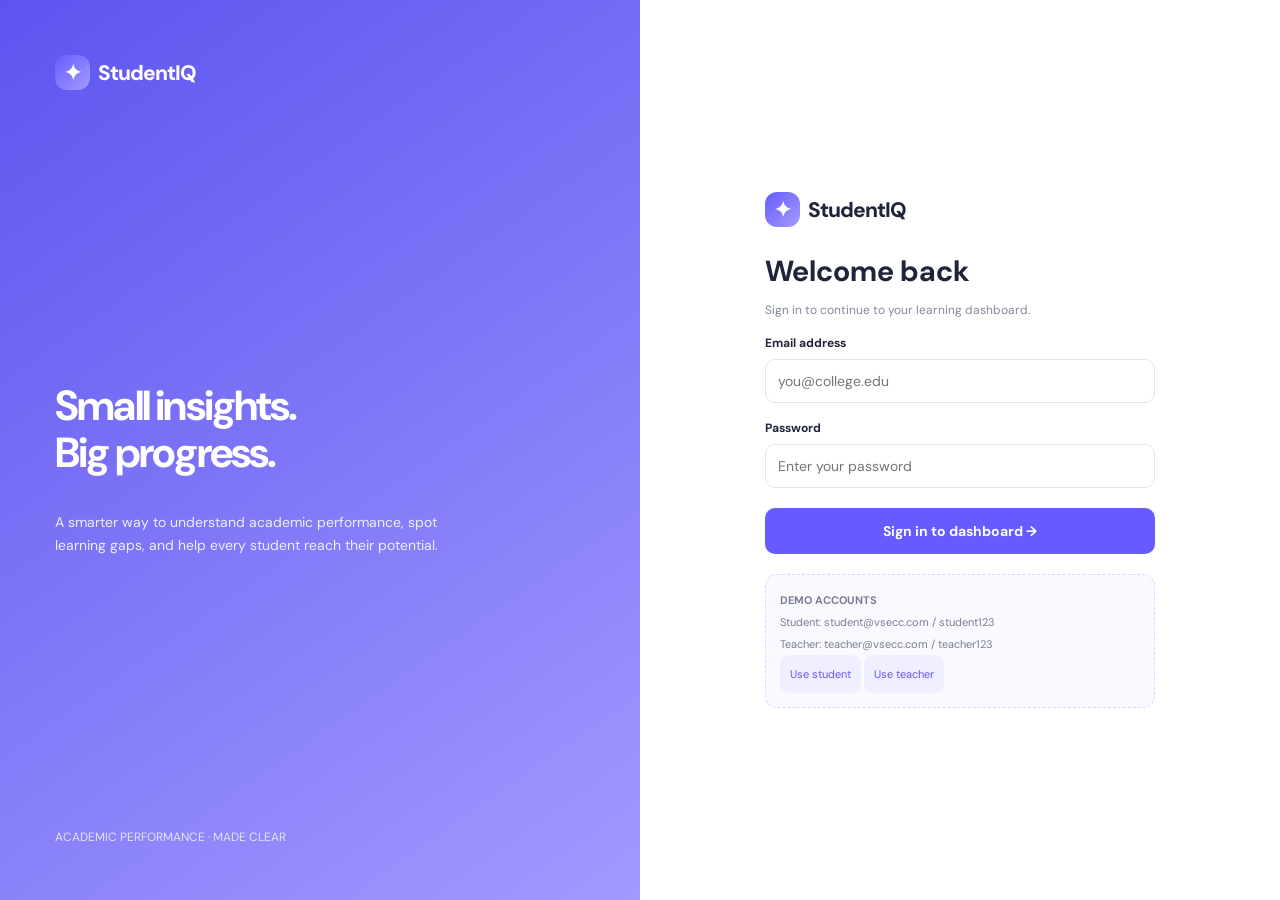
<file: index.html>
<!DOCTYPE html>
<html lang="en"><head><meta charset="UTF-8"><meta name="viewport" content="width=device-width,initial-scale=1"><title>StudentIQ — Performance Analyzer</title>
<link href="https://fonts.googleapis.com/css2?family=DM+Sans:wght@400;500;600;700;800&display=swap" rel="stylesheet">
<style>
:root{--ink:#20243a;--muted:#82899e;--line:#e9ebf3;--bg:#f6f7fc;--purple:#655bff;--teal:#18a886}*{box-sizing:border-box}body{margin:0;background:var(--bg);color:var(--ink);font:14px 'DM Sans',Arial,sans-serif}button,input,select{font:inherit}button{cursor:pointer}.hidden{display:none!important}.login{min-height:100vh;display:grid;grid-template-columns:1fr 1fr;background:#fff}.art{padding:55px;background:linear-gradient(145deg,#5d54ef,#a19aff);color:white;display:flex;flex-direction:column;justify-content:space-between}.brand{font-size:21px;font-weight:800;letter-spacing:-1px}.logo{display:inline-grid;place-items:center;width:35px;height:35px;border-radius:12px;color:white;background:linear-gradient(135deg,#665bff,#a49bff);margin-right:8px}.art h1{font-size:42px;line-height:1.12;letter-spacing:-1.8px}.art p{max-width:390px;line-height:1.7;color:#efedff}.signin{display:flex;align-items:center;justify-content:center;padding:30px}.loginbox{width:100%;max-width:390px}.loginbox h2{font-size:29px;margin-bottom:8px}.muted{color:var(--muted);font-size:12px}.loginbox label{display:block;font-size:12px;font-weight:700;margin:17px 0 8px}.field{width:100%;padding:12px;border:1px solid #e2e5ef;border-radius:10px;outline:none;background:#fff}.field:focus{border-color:#8b83ff}.btn{background:var(--purple);color:white;border:0;border-radius:10px;padding:12px 15px;font-weight:700}.btn2{background:#f0efff;color:#6258ef;border:0;border-radius:9px;padding:8px 10px}.loginbox .btn{width:100%;padding:14px;margin-top:20px}.demo{margin-top:20px;padding:14px;border:1px dashed #d9d6ff;border-radius:12px;background:#faf9ff;color:#777e93;font-size:11px;line-height:2}.shell{display:flex;min-height:100vh}.side{width:225px;background:#fff;border-right:1px solid var(--line);padding:26px 17px;display:flex;flex-direction:column;flex-shrink:0}.side .brand{padding:0 10px 34px}.label{font-size:10px;letter-spacing:1.5px;color:#a0a5b5;padding:0 12px;margin-bottom:12px}.nav button{display:block;width:100%;text-align:left;padding:12px 13px;border:0;border-radius:11px;color:#7b8297;background:transparent;margin-bottom:5px;font-weight:600}.nav button:hover,.nav button.active{background:#f0efff;color:#6157f5}.sidefoot{margin-top:auto;padding:15px;background:#f6f5ff;border-radius:14px;color:#747b93;font-size:12px;line-height:1.6}.main{padding:28px 34px;max-width:1500px;width:100%;margin:auto}.top{display:flex;justify-content:space-between;align-items:center;margin-bottom:25px;gap:10px}.h1{font-size:26px;letter-spacing:-1px;margin:5px 0 0}.who{display:flex;align-items:center;gap:10px;font-size:12px}.avatar{width:39px;height:39px;display:grid;place-items:center;border-radius:13px;background:#e9e6ff;color:#6258ef;font-weight:bold}.banner{padding:27px 30px;border-radius:20px;color:white;background:linear-gradient(110deg,#6158f5,#8980ff);margin-bottom:20px}.banner h2{font-size:22px;margin:0 0 8px}.banner p{margin:0;color:#eeedff;line-height:1.5}.grid{display:grid;grid-template-columns:repeat(4,minmax(0,1fr));gap:15px;margin-bottom:20px}.card{background:white;border:1px solid var(--line);border-radius:17px;padding:19px;box-shadow:0 5px 20px #29345a05}.statname{font-size:12px;color:#838ba0}.statvalue{font-size:27px;font-weight:800;letter-spacing:-1px;margin:13px 0 4px}.ico{float:right;background:#f0efff;color:#655cff;padding:9px;border-radius:10px}.columns{display:grid;grid-template-columns:1.15fr .85fr;gap:18px;margin-bottom:20px}.card h3{font-size:15px;margin:0 0 6px}.sub{font-size:11px;color:#9299aa;margin-bottom:18px}.bars{display:flex;align-items:flex-end;gap:13px;height:160px;border-bottom:1px solid #eceef5;padding:10px 4px 0}.barcol{height:100%;display:flex;flex:1;flex-direction:column;justify-content:flex-end;align-items:center;gap:7px}.bar{width:30px;max-width:80%;min-height:3px;background:linear-gradient(#9a91ff,#655bff);border-radius:7px 7px 2px 2px}.barlabel{font-size:10px;color:#82899b}.score{font-size:10px;font-weight:bold}.donutrow{display:flex;align-items:center;gap:20px;padding:10px 0}.donut{width:115px;height:115px;border-radius:50%;display:grid;place-items:center;flex-shrink:0;position:relative}.donut:after{content:'';position:absolute;background:#fff;width:79px;height:79px;border-radius:50%}.donutcenter{position:relative;z-index:1;text-align:center}.donutcenter b{display:block;font-size:20px}.legend{font-size:12px;color:#7c8498;line-height:2}.subject{display:grid;grid-template-columns:100px 1fr 36px;align-items:center;gap:10px;margin:17px 0;font-size:12px}.track{height:7px;border-radius:10px;background:#eef0f7;overflow:hidden}.fill{height:100%;border-radius:10px;background:linear-gradient(90deg,#685fff,#aaa2ff)}.insight{background:#f7f6ff;padding:13px;border-radius:12px;margin:10px 0;line-height:1.5}.insight b{font-size:12px}.insight p{font-size:11px;color:#7e8599;margin:4px 0 0}.pill{display:inline-block;border-radius:7px;padding:6px 9px;font-size:10px;font-weight:bold;background:#f0efff;color:#655bff}.risk{display:inline-block;border-radius:7px;padding:6px 9px;font-size:10px;font-weight:bold}.Low{background:#e3f8f0;color:#138c6c}.Medium{background:#fff2da;color:#bd7e1f}.High{background:#ffe7ed;color:#cf4560}table{width:100%;border-collapse:collapse;min-width:650px;font-size:12px}th{text-align:left;color:#9299aa;font-size:10px;letter-spacing:.6px;padding:12px;border-bottom:1px solid #eee}td{padding:14px 12px;border-bottom:1px solid #f0f1f6}.tablewrap{overflow:auto}.formrow{display:grid;grid-template-columns:1.2fr 1fr .7fr .7fr auto;gap:9px}.flash{padding:12px;border-radius:10px;margin-bottom:15px;background:#e5f8f0;color:#168363}.detail{display:grid;grid-template-columns:1fr 1fr;gap:18px}.resultline{display:flex;justify-content:space-between;padding:14px 0;border-bottom:1px solid #eee;font-size:12px}
@media(max-width:1000px){.side{width:190px}.main{padding:22px}.grid{grid-template-columns:repeat(2,1fr)}.columns{grid-template-columns:1fr}.formrow{grid-template-columns:1fr 1fr}.formrow button{grid-column:span 2}}
@media(max-width:650px){.shell{display:block}.side{width:100%;padding:15px}.side .brand{padding:0 5px 12px}.label,.sidefoot{display:none}.nav{display:flex;overflow:auto;gap:4px}.nav button{white-space:nowrap;width:auto;padding:9px}.main{padding:17px 12px}.h1{font-size:21px}.who .whoinfo{display:none}.banner{padding:22px}.grid{gap:9px}.card{padding:14px}.statvalue{font-size:23px}.detail{grid-template-columns:1fr}.formrow{grid-template-columns:1fr}.formrow button{grid-column:auto}.login{grid-template-columns:1fr}.art{display:none}.signin{min-height:100vh}.subject{grid-template-columns:85px 1fr 30px}}
</style></head><body>
<section id="login" class="login"><div class="art"><div class="brand"><span class="logo">✦</span>StudentIQ</div><div><h1>Small insights.<br>Big progress.</h1><p>A smarter way to understand academic performance, spot learning gaps, and help every student reach their potential.</p></div><div class="muted" style="color:#e6e2ff">ACADEMIC PERFORMANCE · MADE CLEAR</div></div><div class="signin"><div class="loginbox"><div class="brand"><span class="logo">✦</span>StudentIQ</div><h2>Welcome back</h2><p class="muted">Sign in to continue to your learning dashboard.</p><label>Email address</label><input id="email" class="field" type="email" placeholder="you@college.edu"><label>Password</label><input id="password" class="field" type="password" placeholder="Enter your password"><button class="btn" onclick="login()">Sign in to dashboard →</button><p id="error" style="color:#c53e58;font-size:12px"></p><div class="demo"><b>DEMO ACCOUNTS</b><br>Student: student@vsecc.com / student123<br>Teacher: teacher@vsecc.com / teacher123<br><button class="btn2" onclick="fill('student@vsecc.com','student123')">Use student</button> <button class="btn2" onclick="fill('teacher@vsecc.com','teacher123')">Use teacher</button></div></div></div></section>
<div id="app" class="shell hidden"><aside class="side"><div class="brand"><span class="logo">✦</span>StudentIQ</div><div class="label">WORKSPACE</div><nav class="nav"><button id="navOverview" class="active" onclick="showOverview()">▦ &nbsp; Overview</button><button id="navReport" onclick="showReport()">◫ &nbsp; My report</button><button onclick="logout()">↪ &nbsp; Sign out</button></nav><div class="sidefoot"><b>✧ Your growth matters</b><br>Every small improvement is a step towards your goals. Keep learning, keep growing.</div></aside><main class="main"><header class="top"><div><div class="muted">Workspace / Student Performance</div><h1 class="h1" id="pageTitle">Student dashboard</h1></div><div class="who"><div class="avatar" id="avatar">A</div><div class="whoinfo"><b id="whoName">Student</b><div class="muted" id="whoRole">Student account</div></div><button class="btn2" onclick="logout()">Logout ↗</button></div></header><div id="content"></div></main></div>
<script>
const initial=[
{id:1,name:'Aarav Sharma',email:'student@vsecc.com',role:'student',scores:{Mathematics:82,Physics:74,Programming:91,Chemistry:68,Electrical:79},present:42,total:48},
{id:2,name:'Priya Patil',email:'priya@vsecc.com',role:'student',scores:{Mathematics:92,Physics:88,Programming:95,Chemistry:84,Electrical:90},present:46,total:48},
{id:3,name:'Rohan Deshmukh',email:'rohan@vsecc.com',role:'student',scores:{Mathematics:48,Physics:55,Programming:62,Chemistry:51,Electrical:46},present:31,total:48},
{id:4,name:'Ananya Kulkarni',email:'ananya@vsecc.com',role:'student',scores:{Mathematics:71,Physics:66,Programming:78,Chemistry:73,Electrical:69},present:38,total:48}];
let students=JSON.parse(localStorage.getItem('spaStudents')||'null')||initial;
let current=null;
function save(){localStorage.setItem('spaStudents',JSON.stringify(students))}
function fill(e,p){document.getElementById('email').value=e;document.getElementById('password').value=p}
function login(){let e=document.getElementById('email').value.trim().toLowerCase(),p=document.getElementById('password').value;document.getElementById('error').textContent='';if(e==='teacher@vsecc.com'&&p==='teacher123'){current={name:'Teacher Demo',role:'teacher'};}else{let s=students.find(x=>x.email.toLowerCase()===e);if(!s||p!=='student123'){document.getElementById('error').textContent='Incorrect login. Use one of the demo accounts.';return}current=s}document.getElementById('login').classList.add('hidden');document.getElementById('app').classList.remove('hidden');document.getElementById('whoName').textContent=current.name;document.getElementById('avatar').textContent=current.name[0];document.getElementById('whoRole').textContent=current.role+' account';document.getElementById('navReport').classList.toggle('hidden',current.role==='teacher');showOverview()}
function logout(){current=null;document.getElementById('app').classList.add('hidden');document.getElementById('login').classList.remove('hidden');document.getElementById('password').value=''}
function getStats(s){let vals=Object.values(s.scores),avg=vals.length?vals.reduce((a,b)=>a+b,0)/vals.length:0,att=s.present/s.total*100,risk=avg<50||att<65?'High':avg<65||att<75?'Medium':'Low';return{avg:Math.round(avg*10)/10,att:Math.round(att*10)/10,risk,weak:Object.entries(s.scores).filter(([k,v])=>v<60).map(([k])=>k)}}
function card(label,value,icon,note){return `<div class="card"><span class="ico">${icon}</span><div class="statname">${label}</div><div class="statvalue">${value}</div><div class="muted">${note}</div></div>`}
function chart(s){return `<div class="bars">${Object.entries(s.scores).map(([k,v])=>`<div class="barcol"><div class="score">${v}%</div><div class="bar" style="height:${Math.max(4,v)}%"></div><div class="barlabel">${k.split(' ')[0]}</div></div>`).join('')}</div>`}
function subjects(s){return Object.entries(s.scores).map(([k,v])=>`<div class="subject"><span>${k}</span><div class="track"><div class="fill" style="width:${v}%"></div></div><b>${v}%</b></div>`).join('')}
function insights(s){let st=getStats(s);return `${st.weak.length?`<div class="insight"><b>🎯 Focus on ${st.weak[0]}</b><p>${st.weak.join(', ')} need extra practice. Try 20–30 minutes of focused revision each day.</p></div>`:`<div class="insight"><b>🌟 Great work so far!</b><p>No tracked subject is below 60%. Keep practising regularly.</p></div>`}<div class="insight"><b>📅 Attendance tip</b><p>${st.att<75?'Attendance is below 75%. Attend upcoming classes and speak with your teacher.':'You are above the 75% attendance target. Keep it consistent.'}</p></div>`}
function showOverview(){document.getElementById('navOverview').classList.add('active');document.getElementById('navReport').classList.remove('active');document.getElementById('pageTitle').textContent=current.role==='teacher'?'Teacher dashboard':'Student dashboard';document.getElementById('content').innerHTML=current.role==='teacher'?teacherView():studentView(current)}
function studentView(s){let st=getStats(s);return `<section class="banner"><h2>Hey ${s.name.split(' ')[0]}, ready to level up? ✨</h2><p>Here’s your academic snapshot. Small steps today make a big difference tomorrow.</p></section><div class="grid">${card('Overall average',st.avg+'%','◈','Across '+Object.keys(s.scores).length+' subjects')}${card('Attendance',st.att+'%','◷','Target is 75%')}${card('Subjects tracked',Object.keys(s.scores).length,'▤','Your current scorecard')}${card('Performance risk',`<span class="risk ${st.risk}">${st.risk}</span>`,'⚑','Marks and attendance based')}</div><div class="columns"><section class="card"><h3>Subject performance</h3><div class="sub">Your latest marks by subject</div>${chart(s)}</section><section class="card"><h3>Attendance health</h3><div class="sub">Keep an eye on your attendance</div><div class="donutrow"><div class="donut" style="background:conic-gradient(#655bff ${st.att}%,#edf0f7 0)"><div class="donutcenter"><b>${st.att}%</b><span class="muted">attended</span></div></div><div class="legend">● Present: ${st.att}%<br>○ Missed: ${Math.round((100-st.att)*10)/10}%<br>Target: 75%</div></div></section></div><div class="columns"><section class="card"><h3>Marks breakdown</h3><div class="sub">Detailed view of each subject</div>${subjects(s)}</section><section class="card"><h3>Smart insights</h3><div class="sub">Personalised study suggestions</div>${insights(s)}<button class="btn" style="margin-top:10px" onclick="showReport()">View full report →</button></section></div>`}
function teacherView(){let sts=students.map(s=>({s,st:getStats(s)})),avg=Math.round(sts.reduce((a,x)=>a+x.st.avg,0)/sts.length*10)/10,att=Math.round(sts.reduce((a,x)=>a+x.st.att,0)/sts.length*10)/10,high=sts.filter(x=>x.st.risk==='High').length;return `<section class="banner"><h2>Good to see you, Teacher 👋</h2><p>Track class performance, identify students who need support, and take action early.</p></section><div class="grid">${card('Total students',students.length,'♙','Students in demo class')}${card('Class average',avg+'%','◈','Across recorded marks')}${card('Avg. attendance',att+'%','◷','Class attendance health')}${card('High-risk students',high,'⚑','May need timely support')}</div><section class="card" style="margin-bottom:20px"><h3>Class performance overview</h3><div class="sub">Student-wise academic status and attendance</div><div class="tablewrap"><table><thead><tr><th>Student</th><th>Average score</th><th>Attendance</th><th>Risk level</th><th>Report</th></tr></thead><tbody>${sts.map(({s,st})=>`<tr><td><b>${s.name}</b><div class="muted">${s.email}</div></td><td><b>${st.avg}%</b><div class="track" style="width:100px;margin-top:6px"><div class="fill" style="width:${st.avg}%"></div></div></td><td>${st.att}%</td><td><span class="risk ${st.risk}">${st.risk}</span></td><td><button class="btn2" onclick="teacherReport(${s.id})">View report ↗</button></td></tr>`).join('')}</tbody></table></div></section><section class="card"><h3>Add assessment result</h3><div class="sub">Add marks to a student's performance record</div><form class="formrow" onsubmit="addMark(event)"><select class="field" id="studentPick">${students.map(s=>`<option value="${s.id}">${s.name}</option>`).join('')}</select><input class="field" id="subjectName" placeholder="Subject name" required><input class="field" id="markScore" type="number" min="0" max="1000" step=".5" placeholder="Marks" required><input class="field" id="markMax" type="number" min="1" step=".5" value="100" required><button class="btn">+ Add result</button></form><p id="resultMsg" class="muted"></p></section>`}
function addMark(e){e.preventDefault();let s=students.find(x=>x.id===Number(document.getElementById('studentPick').value)),subject=document.getElementById('subjectName').value.trim(),score=Number(document.getElementById('markScore').value),max=Number(document.getElementById('markMax').value);if(!subject||max<=0||score<0||score>max){document.getElementById('resultMsg').textContent='Please enter valid marks.';return}s.scores[subject]=Math.round(score/max*100);save();document.getElementById('resultMsg').textContent='Result added and saved in this browser.';showOverview()}
function showReport(){if(current.role!=='student')return;document.getElementById('navOverview').classList.remove('active');document.getElementById('navReport').classList.add('active');document.getElementById('pageTitle').textContent='My performance report';let s=current,st=getStats(s);document.getElementById('content').innerHTML=`<section class="banner"><h2>${s.name} · Performance report</h2><p>Subject progress, attendance health, and recommended next steps.</p></section><div class="grid">${card('Overall average',st.avg+'%','◈','Across all subjects')}${card('Attendance',st.att+'%','◷','Target: 75%')}${card('Subjects to focus',st.weak.length,'◎','Below 60%')}${card('Risk status',`<span class="risk ${st.risk}">${st.risk}</span>`,'⚑','Rule-based indicator')}</div><div class="detail"><section class="card"><h3>Subject-wise results</h3><div class="sub">Marks recorded in the system</div>${Object.entries(s.scores).map(([k,v])=>`<div class="resultline"><span>${k}</span><b>${v} / 100 (${v}%)</b></div>`).join('')}</section><section class="card"><h3>Recommendations</h3><div class="sub">Based on current demo data</div>${insights(s)}<div class="insight"><b>ℹ️ Risk estimate</b><p>Rule-based indicator using average marks and attendance; this is not a trained AI model.</p></div></section></div>`}
function teacherReport(id){let s=students.find(x=>x.id===id),st=getStats(s);document.getElementById('pageTitle').textContent='Student report';document.getElementById('content').innerHTML=`<button class="btn2" onclick="showOverview()">← Back to class</button><section class="banner" style="margin-top:15px"><h2>${s.name} · Performance report</h2><p>Individual student performance and suggested next steps.</p></section><div class="grid">${card('Average',st.avg+'%','◈','Across subjects')}${card('Attendance',st.att+'%','◷','Target: 75%')}${card('Focus subjects',st.weak.length,'◎','Below 60%')}${card('Risk status',`<span class="risk ${st.risk}">${st.risk}</span>`,'⚑','Rule-based')}</div><div class="columns"><section class="card"><h3>Subject marks</h3>${subjects(s)}</section><section class="card"><h3>Recommendations</h3>${insights(s)}</section></div>`}
</script></body></html>
</file>
